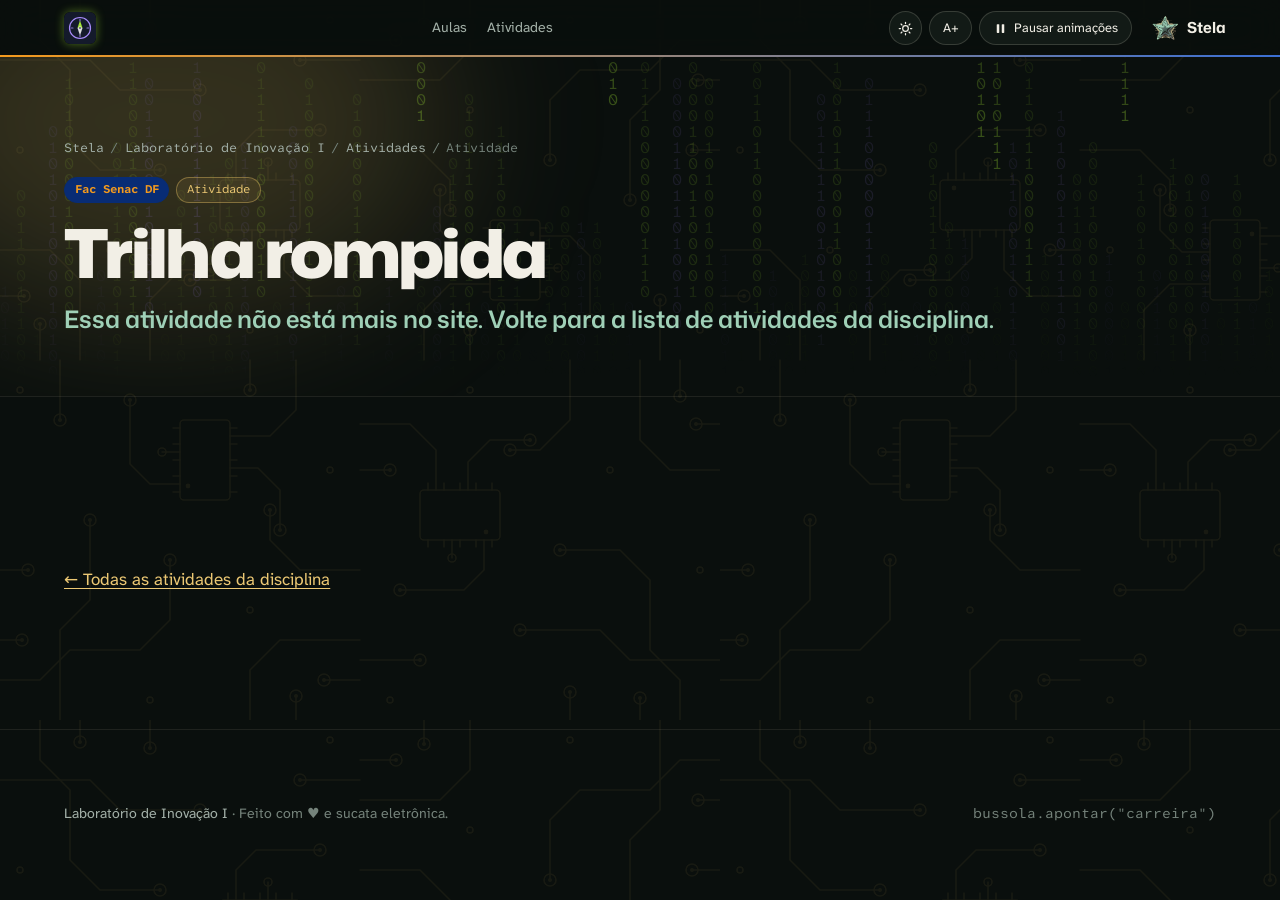
<file: atividade.html>
<!doctype html>
<html lang="pt-BR">
<head>
  <meta charset="utf-8">
  <meta name="viewport" content="width=device-width, initial-scale=1, viewport-fit=cover">

  <!-- EDITE AQUI: número e tema da aula -->
  <title>Laboratório de Inovação I · Stela</title>
  <meta name="description" content="Atividade de Laboratório de Inovação I: o que fazer, o link e os arquivos.">

  <link rel="icon" href="assets/img/favicon.ico" sizes="any">
  <link rel="icon" type="image/png" href="assets/img/favicon-32.png">
  <link rel="apple-touch-icon" href="assets/img/apple-touch-icon.png">
  <script src="assets/js/placa.js"></script>
  <link rel="preconnect" href="https://fonts.googleapis.com">
  <link rel="preconnect" href="https://fonts.gstatic.com" crossorigin>
  <link rel="stylesheet" href="https://fonts.googleapis.com/css2?family=Mona+Sans:wdth,wght@100..125,400..900&family=Atkinson+Hyperlegible+Next:ital,wght@0,400;0,700;1,400&family=Atkinson+Hyperlegible+Mono:wght@400;500&display=swap">
  <link rel="stylesheet" href="assets/css/estilo.css">
  <link rel="stylesheet" href="assets/css/disciplina.css?v=4">
  <link rel="stylesheet" href="assets/css/aula.css?v=2">
  <link rel="stylesheet" href="assets/css/neon.css?v=4">
  <link rel="stylesheet" href="assets/css/atividade.css?v=1">
</head>
<body>

  <!-- ===================== BARRA DO TOPO (igual em todos os sites) ===================== -->
  <header class="barra">
    <div class="envolve">
      <div class="marcas">
        <a class="marca-disc marca-logo" href="./" title="Página inicial da disciplina"><img src="assets/img/lab-bussola.svg" alt="Lab I: página inicial da disciplina" width="32" height="32"></a>
      </div>
      <button type="button" class="btn-menu" id="btn-menu" aria-expanded="false" aria-controls="menu">Menu</button>
      <nav class="nav" id="menu" aria-label="Seções da disciplina">
        <a href="./#aulas">Aulas</a>
        <a href="./#atividades">Atividades</a>
      </nav>
      <div class="ajustes">
        <button type="button" id="btn-tema" aria-label="Mudar para o tema claro">
          <svg class="sol" viewBox="0 0 24 24" fill="none" stroke="currentColor" stroke-width="2" stroke-linecap="round" aria-hidden="true"><circle cx="12" cy="12" r="4.5"/><path d="M12 2v2M12 20v2M4.9 4.9l1.4 1.4M17.7 17.7l1.4 1.4M2 12h2M20 12h2M4.9 19.1l1.4-1.4M17.7 6.3l1.4-1.4"/></svg>
          <svg class="lua" viewBox="0 0 24 24" fill="none" stroke="currentColor" stroke-width="2" stroke-linejoin="round" aria-hidden="true"><path d="M20.5 14.5A8.5 8.5 0 0 1 9.5 3.5a8.5 8.5 0 1 0 11 11Z"/></svg>
        </button>
        <button type="button" id="btn-fonte" aria-label="Aumentar o tamanho do texto">A+</button>
        <button type="button" id="btn-movimento" aria-pressed="false">
          <svg class="pausar" viewBox="0 0 24 24" fill="currentColor" aria-hidden="true"><rect x="6" y="5" width="4" height="14" rx="1"/><rect x="14" y="5" width="4" height="14" rx="1"/></svg>
          <svg class="tocar" viewBox="0 0 24 24" fill="currentColor" aria-hidden="true"><path d="M8 5.5v13a1 1 0 0 0 1.5.86l10.5-6.5a1 1 0 0 0 0-1.72L9.5 4.64A1 1 0 0 0 8 5.5Z"/></svg>
          <span class="rotulo">Pausar animações</span>
        </button>
        <a class="marca" href="/" title="Portal da Stela">
          <img src="assets/img/estrela.webp" alt="" width="26" height="24">
          <span class="marca-texto">Stela</span>
        </a>
      </div>
    </div>
  </header>

  <main id="inicio">

    <!-- ===================== CABEÇALHO (o título vem de assets/data/atividades.json) ===================== -->
    <section class="aula-cab">
      <canvas class="chuva-matrix" aria-hidden="true"></canvas>
      <div class="envolve">
        <p class="trilha-migalhas">
          <a href="/">Stela</a> <span aria-hidden="true">/</span>
          <a href="./">Laboratório de Inovação I</a> <span aria-hidden="true">/</span>
          <a href="./#atividades">Atividades</a> <span aria-hidden="true">/</span>
          <span id="migalha-atividade">Atividade</span>
        </p>
        <div class="aula-etiquetas">
          <span class="etiqueta senac">Fac Senac DF</span>
          <span class="etiqueta ouro" id="etiqueta-atividade">Atividade</span>
        </div>
        <h1 id="titulo-atividade">Atividade</h1>
        <p class="subtitulo" id="sub-atividade">Soldando os componentes...</p>
      </div>
    </section>

    <!-- ===================== A ATIVIDADE (montada pelo assets/js/atividades.js) ===================== -->
    <section class="bloco">
      <div class="envolve" data-atividade>
        <noscript><p class="cartao">Esta página precisa de JavaScript ligado no navegador.</p></noscript>
        <div class="atividade-corpo" id="corpo-atividade" hidden></div>
        <p style="margin-top:2rem"><a href="./#atividades">← Todas as atividades da disciplina</a></p>
      </div>
    </section>

  </main>

  <footer class="rodape">
    <div class="envolve">
      <div class="rodape-fim" style="margin-top:0; padding-top:0; border-top:0">
        <span><a href="./">Laboratório de Inovação I</a> · Feito com ♥ e sucata eletrônica.</span>
        <span>bussola.apontar(&quot;carreira&quot;)</span>
      </div>
    </div>
  </footer>

  <script src="assets/js/atividades.js?v=3"></script>
  <script src="assets/js/matrix.js?v=2"></script>
</body>
</html>
</file>
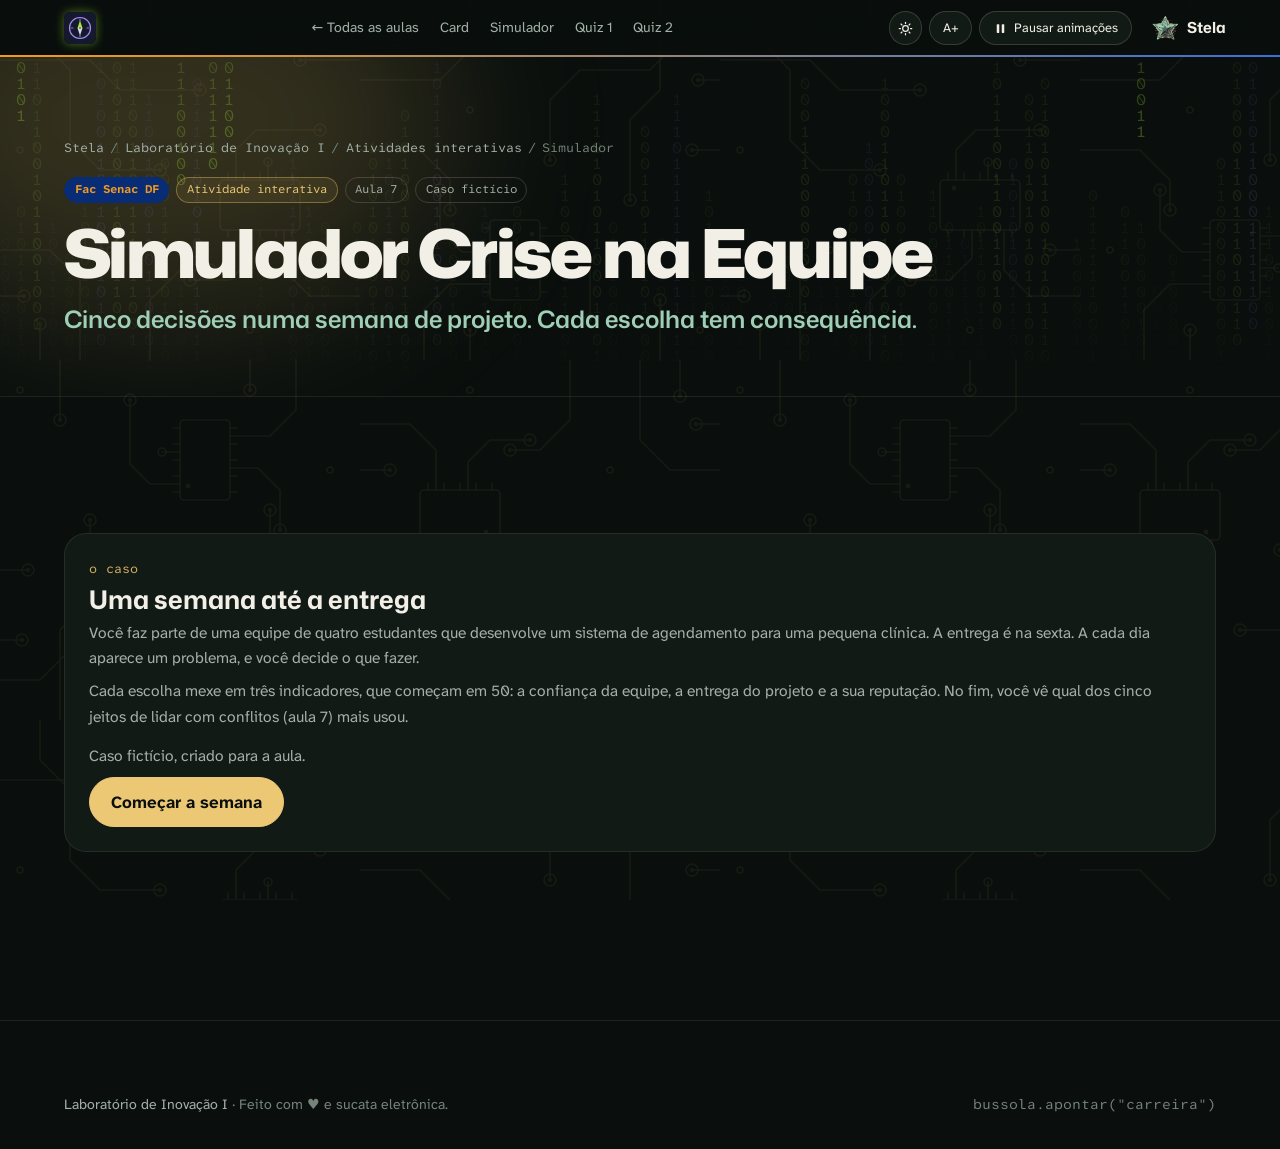
<file: atividades/simulador.html>
<!doctype html>
<html lang="pt-BR">
<head>
  <meta charset="utf-8">
  <meta name="viewport" content="width=device-width, initial-scale=1, viewport-fit=cover">

  <!-- EDITE AQUI: número e tema da aula -->
  <title>Simulador Crise na Equipe · Laboratório de Inovação I · Stela</title>
  <meta name="description" content="Cinco decisões num projeto em crise: conflitos, ética e convivência profissional.">

  <link rel="icon" href="../assets/img/favicon.ico" sizes="any">
  <link rel="icon" type="image/png" href="../assets/img/favicon-32.png">
  <link rel="apple-touch-icon" href="../assets/img/apple-touch-icon.png">
  <script src="../assets/js/placa.js"></script>
  <link rel="preconnect" href="https://fonts.googleapis.com">
  <link rel="preconnect" href="https://fonts.gstatic.com" crossorigin>
  <link rel="stylesheet" href="https://fonts.googleapis.com/css2?family=Mona+Sans:wdth,wght@100..125,400..900&family=Atkinson+Hyperlegible+Next:ital,wght@0,400;0,700;1,400&family=Atkinson+Hyperlegible+Mono:wght@400;500&display=swap">
  <link rel="stylesheet" href="../assets/css/estilo.css">
  <link rel="stylesheet" href="../assets/css/disciplina.css?v=4">
  <link rel="stylesheet" href="../assets/css/aula.css?v=2">
  <link rel="stylesheet" href="../assets/css/neon.css?v=4">
  <link rel="stylesheet" href="../assets/css/atividades.css?v=1">
</head>
<body>

  <!-- ===================== BARRA DO TOPO (igual em todos os sites) ===================== -->
  <header class="barra">
    <div class="envolve">
      <div class="marcas">
        <a class="marca-disc marca-logo" href="../" title="Página inicial da disciplina"><img src="../assets/img/lab-bussola.svg" alt="Lab I: página inicial da disciplina" width="32" height="32"></a>
      </div>
      <button type="button" class="btn-menu" id="btn-menu" aria-expanded="false" aria-controls="menu">Menu</button>
      <nav class="nav" id="menu" aria-label="Atividades interativas">
        <a href="../#aulas">← Todas as aulas</a>
        <a href="card.html">Card</a>
        <a href="simulador.html">Simulador</a>
        <a href="quiz.html?b=1">Quiz 1</a>
        <a href="quiz.html?b=2">Quiz 2</a>
      </nav>
      <div class="ajustes">
        <button type="button" id="btn-tema" aria-label="Mudar para o tema claro">
          <svg class="sol" viewBox="0 0 24 24" fill="none" stroke="currentColor" stroke-width="2" stroke-linecap="round" aria-hidden="true"><circle cx="12" cy="12" r="4.5"/><path d="M12 2v2M12 20v2M4.9 4.9l1.4 1.4M17.7 17.7l1.4 1.4M2 12h2M20 12h2M4.9 19.1l1.4-1.4M17.7 6.3l1.4-1.4"/></svg>
          <svg class="lua" viewBox="0 0 24 24" fill="none" stroke="currentColor" stroke-width="2" stroke-linejoin="round" aria-hidden="true"><path d="M20.5 14.5A8.5 8.5 0 0 1 9.5 3.5a8.5 8.5 0 1 0 11 11Z"/></svg>
        </button>
        <button type="button" id="btn-fonte" aria-label="Aumentar o tamanho do texto">A+</button>
        <button type="button" id="btn-movimento" aria-pressed="false">
          <svg class="pausar" viewBox="0 0 24 24" fill="currentColor" aria-hidden="true"><rect x="6" y="5" width="4" height="14" rx="1"/><rect x="14" y="5" width="4" height="14" rx="1"/></svg>
          <svg class="tocar" viewBox="0 0 24 24" fill="currentColor" aria-hidden="true"><path d="M8 5.5v13a1 1 0 0 0 1.5.86l10.5-6.5a1 1 0 0 0 0-1.72L9.5 4.64A1 1 0 0 0 8 5.5Z"/></svg>
          <span class="rotulo">Pausar animações</span>
        </button>
        <a class="marca" href="/" title="Portal da Stela">
          <img src="../assets/img/estrela.webp" alt="" width="26" height="24">
          <span class="marca-texto">Stela</span>
        </a>
      </div>
    </div>
  </header>

  <main id="inicio">

    <!-- ===================== CABEÇALHO DA ATIVIDADE ===================== -->
    <section class="aula-cab">
      <canvas class="chuva-matrix" aria-hidden="true"></canvas>
      <div class="envolve">
        <p class="trilha-migalhas">
          <a href="/">Stela</a> <span aria-hidden="true">/</span>
          <a href="../">Laboratório de Inovação I</a> <span aria-hidden="true">/</span>
          <a href="../#interativas">Atividades interativas</a> <span aria-hidden="true">/</span>
          <span>Simulador</span>
        </p>
        <div class="aula-etiquetas">
          <span class="etiqueta senac">Fac Senac DF</span>
          <span class="etiqueta ouro">Atividade interativa</span>
          <span class="etiqueta">Aula 7</span>
          <span class="etiqueta">Caso fictício</span>
        </div>
        <h1 id="titulo-ativ">Simulador Crise na Equipe</h1>
        <p class="subtitulo">Cinco decisões numa semana de projeto. Cada escolha tem consequência.</p>
      </div>
    </section>

    <div class="bloco">
      <div class="envolve ativ-corpo">
        <noscript><p class="cartao">Esta atividade precisa de JavaScript ligado no navegador.</p></noscript>
        <div class="cartao" id="abertura-sim">
          <span class="olho">o caso</span>
          <h2>Uma semana até a entrega</h2>
          <p>Você faz parte de uma equipe de quatro estudantes que desenvolve um sistema de agendamento para uma pequena clínica.
             A entrega é na sexta. A cada dia aparece um problema, e você decide o que fazer.</p>
          <p>Cada escolha mexe em três indicadores, que começam em 50: a confiança da equipe, a entrega do projeto e a sua reputação.
             No fim, você vê qual dos cinco jeitos de lidar com conflitos (aula 7) mais usou.</p>
          <p class="fonte">Caso fictício, criado para a aula.</p>
          <div class="botoes"><button type="button" class="botao" id="comecar-sim">Começar a semana</button></div>
        </div>
        <div id="simulador" class="ativ-corpo"></div>
      </div>
    </div>

  </main>

  <footer class="rodape">
    <div class="envolve">
      <div class="rodape-fim" style="margin-top:0; padding-top:0; border-top:0">
        <span><a href="../">Laboratório de Inovação I</a> · Feito com ♥ e sucata eletrônica.</span>
        <span>bussola.apontar(&quot;carreira&quot;)</span>
      </div>
    </div>
  </footer>

  <script src="../assets/js/simulador.js?v=1"></script>
  <script src="../assets/js/matrix.js?v=2"></script>
</body>
</html>
</file>
<file: assets/css/estilo.css>
/* estilo.css: visual comum de todos os sites (portal, cursos e disciplinas).
   versão 7 · 2026-10-06
   github.com + Apple/macOS + a placa de circuito da Stela.
   Escuro por padrão; o botão de tema da barra troca para o claro.

   Cada site tem a sua própria cópia deste arquivo e do assets/js/placa.js.
   Ao mudar algo aqui, copie para os outros sites e aumente a versão acima
   (e a do placa.js): assim dá para saber qual site está desatualizado.

   Como usar em um novo site (no <head>, nesta ordem):
     <script src="assets/js/placa.js"></script>
     <link rel="preconnect" href="https://fonts.googleapis.com">
     <link rel="preconnect" href="https://fonts.gstatic.com" crossorigin>
     <link rel="stylesheet" href="https://fonts.googleapis.com/css2?family=Mona+Sans:wdth,wght@100..125,400..900&family=Atkinson+Hyperlegible+Next:ital,wght@0,400;0,700;1,400&family=Atkinson+Hyperlegible+Mono:wght@400;500&display=swap">
     <link rel="stylesheet" href="assets/css/estilo.css">
   A barra do topo pronta para copiar está no README. */

/* ---------- cores e medidas ---------- */
:root{
  color-scheme: dark;
  --fundo:#0a0f0d;          /* quase preto esverdeado, como o substrato da placa */
  --fundo-2:#0d1411;        /* seções alternadas */
  --superficie:#121a16;     /* cards e janelas */
  --superficie-2:#18221d;
  --borda:rgba(236,230,211,.09);
  --borda-forte:rgba(236,230,211,.17);
  --texto:#f2efe6;
  --texto-2:#a3b0a8;
  --texto-3:#75837b;
  --ouro:#d6b25e;           /* trilhas, detalhes */
  --ouro-forte:#ecc874;     /* links, botões */
  --menta:#9fd0b7;          /* ativo, em andamento, acerto */
  --brilho-1:rgba(214,178,94,.20);
  --brilho-2:rgba(159,208,183,.16);
  --janela-barra:#19221e;
  --chip:#050807;           /* encapsulamento dos CIs, blocos de código */
  --sombra:0 1px 0 rgba(255,255,255,.04) inset, 0 40px 80px -40px rgba(0,0,0,.9);
  --f-titulo:"Mona Sans", -apple-system, system-ui, sans-serif;
  --f-texto:"Atkinson Hyperlegible Next", -apple-system, system-ui, sans-serif;
  --f-mono:"Atkinson Hyperlegible Mono", ui-monospace, "SF Mono", Menlo, monospace;
  --raio:22px;              /* cards grandes, como na Apple */
  --raio-p:12px;            /* janelas e cards pequenos */
  --suave:cubic-bezier(.2,.7,.2,1);
}
[data-tema="claro"]{
  color-scheme: light;
  --fundo:#f6f5f1;
  --fundo-2:#efeee8;
  --superficie:#ffffff;
  --superficie-2:#f8f7f3;
  --borda:rgba(18,23,20,.09);
  --borda-forte:rgba(18,23,20,.17);
  --texto:#121714;
  --texto-2:#4a5650;
  --texto-3:#6d7a73;
  --ouro:#a07a22;           /* dourado mais escuro: contraste no fundo claro */
  --ouro-forte:#8a6614;
  --menta:#2e7d5b;
  --brilho-1:rgba(214,178,94,.32);
  --brilho-2:rgba(159,208,183,.38);
  --janela-barra:#efeee9;
  --sombra:0 1px 2px rgba(0,0,0,.04), 0 30px 60px -30px rgba(30,45,38,.28);
}

/* ---------- base ---------- */
html{font-size:100%; scroll-padding-top:4.5rem} /* âncoras não ficam escondidas atrás da barra do topo */
html.fonte-1{font-size:112.5%}
html.fonte-2{font-size:125%}
body{margin:0; background:var(--fundo); color:var(--texto); font-family:var(--f-texto); font-size:1.0625rem; line-height:1.65; -webkit-font-smoothing:antialiased; overflow-x:hidden}
a{color:var(--ouro-forte); text-underline-offset:3px}
a:hover{color:var(--menta)}
:focus-visible{outline:2px solid var(--menta); outline-offset:3px; border-radius:6px}
img{max-width:100%; height:auto; display:block} /* height:auto: a altura acompanha a largura, sem deformar */
h1,h2,h3,h4{font-family:var(--f-titulo); font-weight:700; line-height:1.08; text-wrap:balance; margin:0; color:var(--texto)}
p{margin:0}
.envolve{max-width:72rem; margin:0 auto; padding-inline:clamp(16px,4vw,40px)}
.texto{max-width:62ch}
.olho{font-family:var(--f-mono); font-size:.8rem; letter-spacing:.02em; color:var(--ouro)}   /* designador: U1, J1, F1… */
.citacao{font-family:var(--f-titulo); font-weight:600; font-size:1.3rem; letter-spacing:-.01em; color:var(--menta); border-left:3px solid var(--ouro); padding-left:1rem}
.pendente{color:var(--ouro); font-style:italic}

/* ---------- placa de circuito no fundo (trilhas, pads e um chip, como no coração e na estrela) ----------
   O desenho é uma máscara: a cor vem de --ouro, então muda sozinha com o tema.
   Seções .alt ficam levemente translúcidas para a placa aparecer por trás. */
body::before{content:""; position:fixed; inset:0; z-index:-1; pointer-events:none; background:var(--ouro); opacity:.07;
  -webkit-mask:url("data:image/svg+xml,%3Csvg xmlns=%22http://www.w3.org/2000/svg%22 xmlns:xlink=%22http://www.w3.org/1999/xlink%22 width=%22720%22 height=%22720%22 viewBox=%220 0 720 720%22%3E%3Cdefs%3E%3Cg id=%22t%22%3E%3Cg fill=%22none%22 stroke=%22%23000%22 stroke-width=%221.6%22 stroke-linecap=%22round%22 stroke-linejoin=%22round%22%3E%3Cpath d=%22M0 60H90l30 30h80%22/%3E%3Cpath d=%22M300 60h60%22/%3E%3Cpath d=%22M40 0v40l30 30v70l30 30h60%22/%3E%3Cpath d=%22M40 360v-36%22/%3E%3Cpath d=%22M80 0v22%22/%3E%3Cpath d=%22M0 250h50l30 30v80%22/%3E%3Cpath d=%22M330 250h30%22/%3E%3Cpath d=%22M150 360v-60l30-30h30%22/%3E%3Cpath d=%22M150 0v28%22/%3E%3Cpath d=%22M236 180v-30l20-20h64%22/%3E%3Cpath d=%22M284 230v40l26 26h50%22/%3E%3Cpath d=%22M0 296h24%22/%3E%3Cpath d=%22M252 230v28l-22 22h-40%22/%3E%3Cpath d=%22M268 180v-18%22/%3E%3Crect x=%22220%22 y=%22180%22 width=%2280%22 height=%2250%22 rx=%224%22/%3E%3Cpath d=%22M228 180v-7M244 180v-7M260 180v-7M276 180v-7M292 180v-7M228 230v7M244 230v7M260 230v7M276 230v7M292 230v7%22/%3E%3Ccircle cx=%22200%22 cy=%2290%22 r=%226%22/%3E%3Ccircle cx=%22300%22 cy=%2260%22 r=%226%22/%3E%3Ccircle cx=%22160%22 cy=%22170%22 r=%226%22/%3E%3Ccircle cx=%2240%22 cy=%22324%22 r=%226%22/%3E%3Ccircle cx=%2280%22 cy=%2222%22 r=%226%22/%3E%3Ccircle cx=%22330%22 cy=%22250%22 r=%226%22/%3E%3Ccircle cx=%22150%22 cy=%2228%22 r=%226%22/%3E%3Ccircle cx=%22210%22 cy=%22270%22 r=%226%22/%3E%3Ccircle cx=%22320%22 cy=%22130%22 r=%226%22/%3E%3Ccircle cx=%2224%22 cy=%22296%22 r=%226%22/%3E%3Ccircle cx=%22190%22 cy=%22280%22 r=%226%22/%3E%3Ccircle cx=%22268%22 cy=%22162%22 r=%224%22/%3E%3Ccircle cx=%22110%22 cy=%22250%22 r=%223%22/%3E%3Ccircle cx=%22330%22 cy=%2220%22 r=%223%22/%3E%3Ccircle cx=%2220%22 cy=%22150%22 r=%223%22/%3E%3Ccircle cx=%22250%22 cy=%22330%22 r=%223%22/%3E%3C/g%3E%3Cg fill=%22%23000%22%3E%3Ccircle cx=%22200%22 cy=%2290%22 r=%222%22/%3E%3Ccircle cx=%22300%22 cy=%2260%22 r=%222%22/%3E%3Ccircle cx=%22160%22 cy=%22170%22 r=%222%22/%3E%3Ccircle cx=%2240%22 cy=%22324%22 r=%222%22/%3E%3Ccircle cx=%2280%22 cy=%2222%22 r=%222%22/%3E%3Ccircle cx=%22330%22 cy=%22250%22 r=%222%22/%3E%3Ccircle cx=%22150%22 cy=%2228%22 r=%222%22/%3E%3Ccircle cx=%22210%22 cy=%22270%22 r=%222%22/%3E%3Ccircle cx=%22320%22 cy=%22130%22 r=%222%22/%3E%3Ccircle cx=%2224%22 cy=%22296%22 r=%222%22/%3E%3Ccircle cx=%22190%22 cy=%22280%22 r=%222%22/%3E%3Ccircle cx=%22234%22 cy=%22188%22 r=%222.4%22/%3E%3C/g%3E%3C/g%3E%3C/defs%3E%3Cuse xlink:href=%22%23t%22/%3E%3Cuse xlink:href=%22%23t%22 transform=%22translate(720 0) rotate(90)%22/%3E%3Cuse xlink:href=%22%23t%22 transform=%22translate(0 720) rotate(-90)%22/%3E%3Cuse xlink:href=%22%23t%22 transform=%22translate(720 720) rotate(180)%22/%3E%3C/svg%3E") 0 0/720px 720px repeat;
  mask:url("data:image/svg+xml,%3Csvg xmlns=%22http://www.w3.org/2000/svg%22 xmlns:xlink=%22http://www.w3.org/1999/xlink%22 width=%22720%22 height=%22720%22 viewBox=%220 0 720 720%22%3E%3Cdefs%3E%3Cg id=%22t%22%3E%3Cg fill=%22none%22 stroke=%22%23000%22 stroke-width=%221.6%22 stroke-linecap=%22round%22 stroke-linejoin=%22round%22%3E%3Cpath d=%22M0 60H90l30 30h80%22/%3E%3Cpath d=%22M300 60h60%22/%3E%3Cpath d=%22M40 0v40l30 30v70l30 30h60%22/%3E%3Cpath d=%22M40 360v-36%22/%3E%3Cpath d=%22M80 0v22%22/%3E%3Cpath d=%22M0 250h50l30 30v80%22/%3E%3Cpath d=%22M330 250h30%22/%3E%3Cpath d=%22M150 360v-60l30-30h30%22/%3E%3Cpath d=%22M150 0v28%22/%3E%3Cpath d=%22M236 180v-30l20-20h64%22/%3E%3Cpath d=%22M284 230v40l26 26h50%22/%3E%3Cpath d=%22M0 296h24%22/%3E%3Cpath d=%22M252 230v28l-22 22h-40%22/%3E%3Cpath d=%22M268 180v-18%22/%3E%3Crect x=%22220%22 y=%22180%22 width=%2280%22 height=%2250%22 rx=%224%22/%3E%3Cpath d=%22M228 180v-7M244 180v-7M260 180v-7M276 180v-7M292 180v-7M228 230v7M244 230v7M260 230v7M276 230v7M292 230v7%22/%3E%3Ccircle cx=%22200%22 cy=%2290%22 r=%226%22/%3E%3Ccircle cx=%22300%22 cy=%2260%22 r=%226%22/%3E%3Ccircle cx=%22160%22 cy=%22170%22 r=%226%22/%3E%3Ccircle cx=%2240%22 cy=%22324%22 r=%226%22/%3E%3Ccircle cx=%2280%22 cy=%2222%22 r=%226%22/%3E%3Ccircle cx=%22330%22 cy=%22250%22 r=%226%22/%3E%3Ccircle cx=%22150%22 cy=%2228%22 r=%226%22/%3E%3Ccircle cx=%22210%22 cy=%22270%22 r=%226%22/%3E%3Ccircle cx=%22320%22 cy=%22130%22 r=%226%22/%3E%3Ccircle cx=%2224%22 cy=%22296%22 r=%226%22/%3E%3Ccircle cx=%22190%22 cy=%22280%22 r=%226%22/%3E%3Ccircle cx=%22268%22 cy=%22162%22 r=%224%22/%3E%3Ccircle cx=%22110%22 cy=%22250%22 r=%223%22/%3E%3Ccircle cx=%22330%22 cy=%2220%22 r=%223%22/%3E%3Ccircle cx=%2220%22 cy=%22150%22 r=%223%22/%3E%3Ccircle cx=%22250%22 cy=%22330%22 r=%223%22/%3E%3C/g%3E%3Cg fill=%22%23000%22%3E%3Ccircle cx=%22200%22 cy=%2290%22 r=%222%22/%3E%3Ccircle cx=%22300%22 cy=%2260%22 r=%222%22/%3E%3Ccircle cx=%22160%22 cy=%22170%22 r=%222%22/%3E%3Ccircle cx=%2240%22 cy=%22324%22 r=%222%22/%3E%3Ccircle cx=%2280%22 cy=%2222%22 r=%222%22/%3E%3Ccircle cx=%22330%22 cy=%22250%22 r=%222%22/%3E%3Ccircle cx=%22150%22 cy=%2228%22 r=%222%22/%3E%3Ccircle cx=%22210%22 cy=%22270%22 r=%222%22/%3E%3Ccircle cx=%22320%22 cy=%22130%22 r=%222%22/%3E%3Ccircle cx=%2224%22 cy=%22296%22 r=%222%22/%3E%3Ccircle cx=%22190%22 cy=%22280%22 r=%222%22/%3E%3Ccircle cx=%22234%22 cy=%22188%22 r=%222.4%22/%3E%3C/g%3E%3C/g%3E%3C/defs%3E%3Cuse xlink:href=%22%23t%22/%3E%3Cuse xlink:href=%22%23t%22 transform=%22translate(720 0) rotate(90)%22/%3E%3Cuse xlink:href=%22%23t%22 transform=%22translate(0 720) rotate(-90)%22/%3E%3Cuse xlink:href=%22%23t%22 transform=%22translate(720 720) rotate(180)%22/%3E%3C/svg%3E") 0 0/720px 720px repeat}
[data-tema="claro"] body::before{opacity:.13}

/* ---------- barra do topo: translúcida como a do macOS ---------- */
.barra{position:sticky; top:0; z-index:10; background:color-mix(in srgb,var(--fundo) 72%,transparent); backdrop-filter:saturate(180%) blur(20px); -webkit-backdrop-filter:saturate(180%) blur(20px); border-bottom:1px solid var(--borda)}
.barra .envolve{display:flex; align-items:center; gap:1rem; justify-content:space-between; min-height:3.5rem; flex-wrap:wrap}
.marca{display:flex; align-items:center; gap:.55rem; text-decoration:none; color:var(--texto); font-family:var(--f-titulo); font-weight:700; font-size:1.05rem}
.marca:hover{color:var(--texto)}
.marca img{width:26px; height:auto}
/* nas disciplinas: "Stela / Nome da disciplina", cada parte com o seu link (portal e página inicial da disciplina) */
.marcas{display:flex; align-items:center; gap:.55rem; min-width:0}
.marca-disc{display:flex; align-items:center; gap:.55rem; font-family:var(--f-titulo); font-weight:600; font-size:1rem; color:var(--texto-2); text-decoration:none; white-space:nowrap}
.marca-disc::before{content:"/"; font-weight:400; color:var(--texto-3)}
.marca-disc:hover{color:var(--ouro-forte)}
/* nos sites de disciplina, a esquerda é da disciplina: o primeiro link vem sem a barra "/" e com mais destaque */
.marcas .marca-disc{font-size:1.12rem; color:var(--neon,var(--menta)); text-shadow:0 0 6px var(--neon-brilho,transparent)}
.marcas>.marca-disc:first-child{font-size:1.32rem; font-weight:800; letter-spacing:.02em; text-shadow:0 0 6px var(--neon-brilho,transparent),0 0 18px var(--neon-brilho,transparent)}
.marcas .marca-disc:hover{color:var(--neon,var(--menta)); text-shadow:0 0 8px var(--neon-brilho,transparent),0 0 26px var(--neon-brilho,transparent)}
.marcas>.marca-disc:first-child::before{content:none}
/* e o link "Stela" (portal) fica sempre à direita, depois dos botões */
.ajustes .marca{margin-left:.85rem; font-size:.95rem}
@media (min-width:521px){.ajustes .marca{margin-right:-.6rem}}   /* um pouco mais para o canto direito */
@media (max-width:420px){.marca .marca-texto{position:absolute; width:1px; height:1px; overflow:hidden; clip:rect(0 0 0 0); white-space:nowrap}}
/* telas bem estreitas: botões mais justos para a barra caber numa linha */
@media (max-width:360px){.barra .envolve{gap:.6rem}.ajustes{gap:.25rem}.ajustes button,.btn-menu{padding:.3rem .6rem}#btn-tema,#btn-movimento{width:1.95rem}}
.nav{display:flex; gap:1.3rem; flex-wrap:wrap; font-size:.88rem}
.nav a{color:var(--texto-2); text-decoration:none; transition:color .2s}
.nav a:hover{color:var(--texto)}
.ajustes{display:flex; gap:.4rem; align-items:center}
.ajustes button,.btn-menu{font:inherit; font-size:.8rem; color:var(--texto); background:var(--superficie); border:1px solid var(--borda-forte); border-radius:999px; padding:.32rem .8rem; min-height:2.1rem; cursor:pointer; transition:border-color .2s, background .2s}
.ajustes button:hover,.btn-menu:hover{border-color:var(--ouro)}
.ajustes button[aria-pressed="true"],.btn-menu[aria-expanded="true"]{border-color:var(--menta); color:var(--menta)}
.ajustes svg{width:15px; height:15px; flex:none}
#btn-tema{display:grid; place-items:center; width:2.1rem; padding:0}
#btn-tema .lua{display:none}
[data-tema="claro"] #btn-tema .sol{display:none}
[data-tema="claro"] #btn-tema .lua{display:block}
#btn-movimento{display:inline-flex; align-items:center; gap:.4rem}
#btn-movimento .tocar{display:none}
.pausado #btn-movimento .pausar{display:none}
.pausado #btn-movimento .tocar{display:block}
.btn-menu{display:none; margin-left:auto}
@media (max-width:960px){
  .nav{display:none}
  .btn-menu{display:inline-block}
  .nav.aberto{display:flex; flex-direction:column; gap:0; order:3; flex-basis:100%; border-top:1px solid var(--borda)}
  .nav.aberto a{padding:.8rem .1rem; font-size:1rem; color:var(--texto)}
  .nav.aberto a + a{border-top:1px solid var(--borda)}
}
/* celular: o botão de pausa vira só ícone (o texto continua para leitores de tela) */
@media (max-width:520px){
  #btn-movimento{width:2.1rem; padding:0; justify-content:center}
  #btn-movimento .rotulo{position:absolute; width:1px; height:1px; overflow:hidden; clip:rect(0 0 0 0); white-space:nowrap}
}

/* ---------- aparecer ao rolar (só com JS; pausado, tudo aparece na hora) ---------- */
.js [data-revela]{opacity:0; transform:translateY(28px); transition:opacity .8s var(--suave), transform .8s var(--suave); transition-delay:calc(var(--i,0) * 70ms)}
.js [data-revela].visivel{opacity:1; transform:none}

/* ---------- seções ---------- */
.bloco{padding-block:clamp(5rem,12vw,8.5rem); border-top:1px solid var(--borda)}
.bloco.alt{background:color-mix(in srgb,var(--fundo-2) 82%,transparent)}
.cab{display:flex; flex-direction:column; gap:.8rem; margin-bottom:clamp(2.5rem,5vw,3.5rem); max-width:44rem}
.cab h2{font-size:clamp(2.2rem,5.4vw,3.8rem); font-weight:800; font-stretch:110%; letter-spacing:-.035em}
.cab p{color:var(--texto-2); font-size:1.15rem; max-width:52ch}

/* ---------- luz que segue o mouse (estilo github.com): adicione .luz a um card ---------- */
.luz{position:relative; overflow:hidden; isolation:isolate}
.luz::before{content:""; position:absolute; inset:0; z-index:-1; pointer-events:none; opacity:0; transition:opacity .35s;
  background:radial-gradient(420px circle at var(--mx,50%) var(--my,0%), color-mix(in srgb,var(--ouro) 16%,transparent), transparent 65%)}
.luz:hover::before{opacity:1}

/* ---------- cartão simples ---------- */
.cartao{background:var(--superficie); border:1px solid var(--borda); border-radius:var(--raio); padding:1.5rem; display:flex; flex-direction:column; gap:.45rem; min-width:0; transition:border-color .3s}
.cartao:hover{border-color:var(--borda-forte)}
.cartao h3{font-size:1.2rem; font-weight:700; letter-spacing:-.015em}
.cartao p{color:var(--texto-2); font-size:.97rem}

/* ---------- janela do macOS ---------- */
.janela{background:var(--superficie); border:1px solid var(--borda-forte); border-radius:var(--raio-p); box-shadow:var(--sombra); overflow:hidden; min-width:0}
.janela-barra{display:flex; align-items:center; gap:.8rem; padding:.7rem .9rem; background:var(--janela-barra); border-bottom:1px solid var(--borda)}
.semaforo{display:flex; gap:7px}
.semaforo i{width:12px; height:12px; border-radius:50%; background:#ff5f57}
.semaforo i:nth-child(2){background:#febc2e}
.semaforo i:nth-child(3){background:#28c840}
.janela-titulo{flex:1; text-align:center; font-family:var(--f-mono); font-size:.78rem; color:var(--texto-3); margin-right:46px; min-width:0; overflow:hidden; text-overflow:ellipsis; white-space:nowrap}
.janela-corpo{padding:clamp(1.3rem,3vw,2rem)}
.prompt{font-family:var(--f-mono); font-size:.88rem; color:var(--texto-3); margin-bottom:1.1rem}
.prompt b{color:var(--menta); font-weight:500}
.prompt span{color:var(--ouro)}

/* ---------- etiquetas e botões ---------- */
.etiqueta{display:inline-flex; align-items:center; gap:.4rem; font-family:var(--f-mono); font-size:.74rem; padding:.12rem .6rem; border-radius:999px; border:1px solid var(--borda-forte); color:var(--texto-2); white-space:nowrap}
.etiqueta.verde{color:var(--menta); border-color:color-mix(in srgb,var(--menta) 45%,transparent); background:color-mix(in srgb,var(--menta) 10%,transparent)}
.etiqueta.ouro{color:var(--ouro-forte); border-color:color-mix(in srgb,var(--ouro) 45%,transparent); background:color-mix(in srgb,var(--ouro) 10%,transparent)}
.botao{display:inline-flex; align-items:center; gap:.5rem; font-weight:700; text-decoration:none; color:var(--fundo); background:var(--ouro-forte); border:1px solid var(--ouro-forte); border-radius:999px; padding:.65rem 1.3rem; transition:transform .2s var(--suave), opacity .2s}
.botao:hover{color:var(--fundo); opacity:.9; transform:translateY(-1px)}
.botao.contorno{color:var(--texto); background:transparent; border-color:var(--borda-forte)}
.botao.contorno:hover{color:var(--texto); border-color:var(--ouro)}

/* ---------- logos das tecnologias: azulejo claro, como os ícones do macOS ----------
   Fundo claro nos dois temas: assim logos escuros (GitHub, AWS) continuam visíveis.
   Tamanho pela variável --t (padrão 2.2rem). Logos em assets/img/tec/ (Devicon e Simple Icons). */
.tec{display:inline-grid; place-items:center; flex:none; width:var(--t,2.2rem); height:var(--t,2.2rem); border-radius:24%; background:#fbfaf6;
  box-shadow:0 1px 0 rgba(255,255,255,.7) inset, 0 0 0 1px rgba(0,0,0,.07), 0 8px 18px -10px rgba(0,0,0,.6)}
.tec img{width:62%; height:62%; object-fit:contain}
.tecs{display:flex; flex-wrap:wrap; gap:.45rem; margin-top:auto; padding-top:.6rem}
.tecs .tec{--t:1.9rem}

/* faixa de tecnologias deslizando, como o Dock do Mac (a lista vem duas vezes para o giro não ter emenda) */
.doca{overflow:hidden; padding-block:1.6rem; border-top:1px solid var(--borda);
  -webkit-mask-image:linear-gradient(90deg,transparent,#000 12%,#000 88%,transparent); mask-image:linear-gradient(90deg,transparent,#000 12%,#000 88%,transparent)}
.doca-trilho{display:flex; gap:1.1rem; width:max-content; animation:desliza 45s linear infinite}
.doca .tec{--t:3.2rem; transition:transform .25s var(--suave)}
.doca .tec:hover{transform:translateY(-6px) scale(1.12)}
.doca:hover .doca-trilho{animation-play-state:paused}
@keyframes desliza{to{transform:translateX(calc(-50% - .55rem))}}

/* ---------- histórico de commits (formação no portal; cronograma e prazos nas disciplinas) ---------- */
.repo-topo{display:flex; align-items:center; justify-content:space-between; gap:1rem; flex-wrap:wrap; margin-bottom:1.4rem; font-size:.9rem; color:var(--texto-2)}
.ramo{display:inline-flex; align-items:center; gap:.45rem; font-family:var(--f-mono); color:var(--texto); background:var(--superficie); border:1px solid var(--borda-forte); border-radius:8px; padding:.3rem .7rem}
.ramo svg{width:15px; height:15px; fill:var(--texto-2)}
.log{list-style:none; margin:0; padding:0 0 0 2rem; position:relative; display:flex; flex-direction:column; gap:1rem}
.log::before{content:""; position:absolute; left:.6rem; top:.5rem; bottom:.5rem; width:2px; background:linear-gradient(var(--borda-forte),var(--borda-forte) 85%,transparent)}
.commit{position:relative; background:var(--superficie); border:1px solid var(--borda); border-radius:var(--raio-p); padding:1.1rem 1.25rem; transition:border-color .25s}
.commit:hover{border-color:var(--borda-forte)}
.commit::before{content:""; position:absolute; left:calc(-2rem + .6rem - 6px); top:1.35rem; width:10px; height:10px; border-radius:50%; background:var(--fundo); border:2px solid var(--ouro)}
.commit.andamento::before{border-color:var(--menta); background:var(--menta); animation:pulsa 2.4s ease-out infinite}
.commit-linha{display:flex; align-items:flex-start; justify-content:space-between; gap:1rem}
.commit h3{font-size:1.12rem; font-weight:650; letter-spacing:-.01em}
.hash{flex:none; font-family:var(--f-mono); font-size:.78rem; color:var(--texto-2); background:var(--superficie-2); border:1px solid var(--borda); border-radius:6px; padding:.1rem .5rem}
.commit .meta{display:flex; align-items:center; gap:.45rem; margin-top:.5rem; font-size:.86rem; color:var(--texto-3)}
.commit .meta img{width:18px; height:18px; object-fit:contain; border-radius:50%; background:var(--superficie-2); padding:2px; box-sizing:content-box}
.commit .meta b{color:var(--texto-2); font-weight:700}
.commit p{color:var(--texto-2); margin-top:.45rem}
.commit p.pendente{color:var(--ouro)}
.commit ul{margin:.6rem 0 0; padding:0; list-style:none; display:flex; flex-direction:column; gap:.35rem}
.commit ul li{font-size:.95rem; color:var(--texto); padding-left:1.4rem; position:relative}
.commit ul li::before{content:"+"; position:absolute; left:0; font-family:var(--f-mono); color:var(--menta)}
@keyframes pulsa{0%{box-shadow:0 0 0 0 color-mix(in srgb,var(--menta) 60%,transparent)}70%,100%{box-shadow:0 0 0 8px transparent}}

/* ---------- cards de repositório (disciplinas no portal; aulas e atividades nas disciplinas) ---------- */
.grupo + .grupo{margin-top:3rem}
.grupo > h3{display:flex; align-items:center; gap:.75rem; flex-wrap:wrap; font-size:1.35rem; letter-spacing:-.015em; margin-bottom:1.1rem}
.repos{display:grid; grid-template-columns:repeat(auto-fill,minmax(17rem,1fr)); gap:1rem}
.repo{display:flex; flex-direction:column; gap:.55rem; text-decoration:none; color:var(--texto); background:var(--superficie); border:1px solid var(--borda); border-radius:var(--raio-p); padding:1.15rem 1.2rem; min-width:0; transition:border-color .25s, transform .25s var(--suave)}
.repo:hover{color:var(--texto); border-color:color-mix(in srgb,var(--ouro) 55%,transparent); transform:translateY(-2px)}
.repo-nome{display:flex; align-items:center; gap:.5rem; font-family:var(--f-mono); font-size:.84rem; color:var(--ouro-forte); min-width:0; white-space:nowrap}
.repo-nome svg{flex:none; width:16px; height:16px; fill:var(--texto-3)}
.repo h4{font-size:1.08rem; font-weight:650; letter-spacing:-.01em}
.repo p{color:var(--texto-2); font-size:.93rem}
.repo-pe{display:flex; align-items:center; justify-content:space-between; gap:.6rem; flex-wrap:wrap; margin-top:auto; padding-top:.5rem}
.ling{display:flex; align-items:center; gap:.45rem; font-size:.84rem; color:var(--texto-2)}
.ling i{width:11px; height:11px; border-radius:50%; background:var(--cor,#8b949e)}

/* ---------- rodapé ---------- */
footer{border-top:1px solid var(--borda); padding-block:2.5rem; color:var(--texto-2); font-size:.92rem}
footer .envolve{display:flex; align-items:center; gap:.9rem; flex-wrap:wrap}
footer img{width:30px}

/* ---------- pausar animações: botão do topo (o placa.js também respeita o "reduzir movimento" do sistema) ---------- */
.pausado *,.pausado *::before,.pausado *::after{animation:none!important; transition:none!important}
.pausado [data-revela]{opacity:1!important; transform:none!important}
/* sem JavaScript, o CSS sozinho respeita a configuração do sistema */
@media (prefers-reduced-motion:reduce){html:not(.js) *,html:not(.js) *::before,html:not(.js) *::after{animation:none!important; transition:none!important}}
</file>
<file: assets/css/disciplina.css>
/*
  disciplina.css: modelo de página inicial das disciplinas.
  versão 4 · 2026-10-07 (assinatura da Faculdade: linha laranja e azul na barra e cartão do logo)

  Usa as cores, fontes e peças do estilo.css (carregue o estilo.css antes).
  Este arquivo é igual em todas as disciplinas: o que muda de uma para
  outra é só o texto do index.html.
*/


/* ========== abertura ========== */

.abertura {
  position: relative;
  overflow: hidden;
  isolation: isolate;
  padding-block: clamp(3.5rem, 9vw, 6.5rem);
}

/* brilhos difusos atrás do título, como no portal */
.abertura::before,
.abertura::after {
  content: "";
  position: absolute;
  z-index: -1;
  border-radius: 50%;
  filter: blur(80px);
  pointer-events: none;
}

.abertura::before {
  width: 38rem;
  height: 26rem;
  left: -8rem;
  top: -6rem;
  background: var(--brilho-1);
}

.abertura::after {
  width: 34rem;
  height: 24rem;
  right: -10rem;
  bottom: -8rem;
  background: var(--brilho-2);
}

.abertura-grade {
  display: grid;
  grid-template-columns: minmax(0, 1.15fr) minmax(0, .85fr);
  gap: clamp(2rem, 5vw, 4rem);
  align-items: center;
}

.trilha-migalhas {
  display: flex;
  flex-wrap: wrap;
  gap: .4rem;
  align-items: center;
  font-family: var(--f-mono);
  font-size: .8rem;
  color: var(--texto-3);
}

.trilha-migalhas a {
  color: var(--texto-2);
  text-decoration: none;
}

.trilha-migalhas a:hover {
  color: var(--ouro-forte);
}

.abertura h1 {
  margin-top: 1rem;
  font-size: clamp(2.4rem, 6.4vw, 4.8rem);
  font-weight: 850;
  font-stretch: 112%;
  letter-spacing: -.04em;
  line-height: 1;
}

.abertura .subtitulo {
  margin-top: .8rem;
  font-family: var(--f-titulo);
  font-weight: 600;
  font-size: clamp(1.2rem, 2.6vw, 1.6rem);
  color: var(--menta);
}

.abertura .chamada {
  margin-top: 1.2rem;
  max-width: 46ch;
  font-size: 1.12rem;
  color: var(--texto-2);
}

.abertura .acoes {
  display: flex;
  flex-wrap: wrap;
  gap: .7rem;
  margin-top: 2rem;
}

/* janela de código da abertura */
.codigo {
  margin: 0;
  padding: clamp(1.2rem, 3vw, 1.6rem);
  font-family: var(--f-mono);
  font-size: .95rem;
  line-height: 1.8;
  color: var(--texto);
  background: var(--chip);
  overflow-x: auto;
}

[data-tema="claro"] .codigo {
  color: #e9e6dc;
}

.codigo .linha {
  display: block;
}

.codigo .num {
  display: inline-block;
  width: 1.8rem;
  color: #4d5a53;
  user-select: none;
}

.codigo .tag { color: #ff7b72; }
.codigo .var { color: #9fd0b7; }
.codigo .str { color: #ecc874; }
.codigo .fn  { color: #79c0ff; }
.codigo .com { color: #6e7d75; font-style: italic; }

@media (max-width: 860px) {
  .abertura-grade {
    grid-template-columns: 1fr;
  }
}


/* ========== ficha da disciplina ========== */

/* faixa estreita: menos espaço que uma seção normal */
.bloco.faixa {
  padding-block: clamp(2rem, 5vw, 3rem);
}

.ficha {
  display: grid;
  grid-template-columns: repeat(4, minmax(0, 1fr));
  gap: 1rem;
}

/* card com link (professora): texto normal, não dourado */
.ficha a.cartao {
  text-decoration: none;
  color: var(--texto);
}

.ficha a.cartao:hover {
  border-color: color-mix(in srgb, var(--ouro) 55%, transparent);
}

.ficha .cartao strong {
  font-family: var(--f-titulo);
  font-size: 1.25rem;
  font-weight: 700;
  letter-spacing: -.015em;
  line-height: 1.2;
}

.ficha .cartao span:last-child {
  color: var(--texto-2);
  font-size: .95rem;
}

@media (max-width: 900px) {
  .ficha {
    grid-template-columns: repeat(2, minmax(0, 1fr));
  }
}

@media (max-width: 480px) {
  .ficha {
    grid-template-columns: 1fr;
  }
}


/* ========== ementa e objetivos ========== */

.ementa {
  display: grid;
  grid-template-columns: minmax(0, 1.1fr) minmax(0, .9fr);
  gap: clamp(1.5rem, 4vw, 3rem);
  align-items: start;
}

.ementa-texto {
  font-family: var(--f-titulo);
  font-size: clamp(1.25rem, 2.4vw, 1.6rem);
  font-weight: 500;
  line-height: 1.45;
  letter-spacing: -.01em;
  color: var(--texto);
}

.palavras {
  display: flex;
  flex-wrap: wrap;
  gap: .45rem;
  margin-top: 1.6rem;
}

.ementa .janela h3 {
  margin-bottom: .7rem;
  font-size: 1.15rem;
}

.objetivo-geral {
  margin-bottom: 1.2rem;
  color: var(--texto-2);
}

.lista-check {
  list-style: none;
  margin: 0;
  padding: 0;
}

.lista-check li {
  display: flex;
  gap: .8rem;
  align-items: flex-start;
  padding: .8rem 0;
}

.lista-check li + li {
  border-top: 1px solid var(--borda);
}

.lista-check svg {
  flex: none;
  width: 20px;
  height: 20px;
  margin-top: .15rem;
  color: var(--menta);
}

@media (max-width: 860px) {
  .ementa {
    grid-template-columns: 1fr;
  }
}


/* ========== conteúdo programático: uma placa por unidade ========== */

.unidades {
  display: grid;
  grid-template-columns: repeat(auto-fill, minmax(15.5rem, 1fr));
  gap: 1rem;
  counter-reset: unidade;
}

.unidade {
  display: flex;
  flex-direction: column;
  gap: .6rem;
}

.unidade-topo {
  display: flex;
  align-items: center;
  justify-content: space-between;
  gap: .6rem;
}

.unidade h3 {
  font-size: 1.12rem;
}

.unidade ul {
  margin: 0;
  padding: 0;
  list-style: none;
  display: flex;
  flex-direction: column;
  gap: .3rem;
}

.unidade li {
  position: relative;
  padding-left: 1.1rem;
  color: var(--texto-2);
  font-size: .95rem;
}

.unidade li::before {
  content: "";
  position: absolute;
  left: 0;
  top: .62em;
  width: 6px;
  height: 6px;
  border-radius: 50%;
  border: 1.5px solid var(--ouro);
}

/* unidade com material interativo: card com link */
a.unidade {
  text-decoration: none;
  color: var(--texto);
}

a.unidade:hover {
  color: var(--texto);
  border-color: color-mix(in srgb, var(--ouro) 55%, transparent);
}


/* ========== como as aulas funcionam ========== */

.metodo {
  display: grid;
  grid-template-columns: minmax(0, 1fr) minmax(0, 1fr);
  gap: clamp(1.5rem, 4vw, 3rem);
  align-items: start;
}

.metodo .texto {
  display: flex;
  flex-direction: column;
  gap: 1rem;
  color: var(--texto-2);
  font-size: 1.08rem;
}

.ferramentas {
  display: flex;
  flex-wrap: wrap;
  gap: .5rem;
}

@media (max-width: 860px) {
  .metodo {
    grid-template-columns: 1fr;
  }
}


/* ========== próximas entregas ========== */

.entregas {
  max-width: 48rem;
}

.entregas-vazio {
  display: flex;
  flex-direction: row;
  gap: 1rem;
  align-items: center;
}

.entregas-vazio svg {
  flex: none;
  width: 28px;
  height: 28px;
  color: var(--ouro);
}


/* ========== rodapé completo ========== */

.rodape {
  padding-block: clamp(3rem, 7vw, 4.5rem) 2rem;
}

/* o estilo.css deixa o rodapé simples em uma linha; aqui ele tem colunas */
.rodape .envolve {
  display: block;
}

.rodape-grade {
  display: grid;
  grid-template-columns: minmax(0, 1.2fr) repeat(3, minmax(0, 1fr));
  gap: 2rem;
}

.rodape h2 {
  margin-bottom: .9rem;
  font-family: var(--f-mono);
  font-size: .8rem;
  font-weight: 500;
  letter-spacing: .02em;
  color: var(--ouro);
}

.rodape ul {
  margin: 0;
  padding: 0;
  list-style: none;
  display: flex;
  flex-direction: column;
  gap: .5rem;
}

.rodape a {
  color: var(--texto-2);
  text-decoration: none;
}

.rodape a:hover {
  color: var(--texto);
}

.rodape-marca {
  display: flex;
  flex-direction: column;
  gap: .8rem;
  max-width: 30ch;
}

.rodape-marca img {
  width: 40px;
}

.rodape-fim {
  display: flex;
  flex-wrap: wrap;
  justify-content: space-between;
  gap: 1rem;
  margin-top: 2.5rem;
  padding-top: 1.5rem;
  border-top: 1px solid var(--borda);
  font-size: .88rem;
  color: var(--texto-3);
}

.rodape-fim span:last-child {
  font-family: var(--f-mono);
}

@media (max-width: 860px) {
  .rodape-grade {
    grid-template-columns: repeat(2, minmax(0, 1fr));
  }
}

@media (max-width: 480px) {
  .rodape-grade {
    grid-template-columns: 1fr;
  }
}


/* ========== abertura: nome oficial acima do título de boas-vindas ========== */

.nome-oficial {
  display: inline-flex;
  margin-top: 1.2rem;
}


/* ========== raio-x da linguagem ========== */

/* fluxo: como a página chega até o aluno (passos ligados por uma trilha) */
.fluxo {
  position: relative;
  display: grid;
  grid-template-columns: repeat(4, minmax(0, 1fr));
  gap: 1rem;
  margin: 0 0 clamp(2.5rem, 5vw, 3.5rem);
  padding: 0;
  list-style: none;
  counter-reset: passo;
}

/* trilha dourada atrás dos passos */
.fluxo::before {
  content: "";
  position: absolute;
  z-index: 0;
  left: 12%;
  right: 12%;
  top: 2.4rem;
  height: 2px;
  background: linear-gradient(90deg, var(--ouro), var(--menta));
  opacity: .5;
}

.fluxo li {
  position: relative;
  z-index: 1;
  display: flex;
  flex-direction: column;
  align-items: center;
  gap: .5rem;
  text-align: center;
  counter-increment: passo;
}

/* pad numerado de cada passo */
.fluxo li::before {
  content: counter(passo);
  display: grid;
  place-items: center;
  width: 3rem;
  height: 3rem;
  margin-top: .9rem;
  border-radius: 50%;
  font-family: var(--f-mono);
  font-weight: 500;
  color: var(--ouro-forte);
  background: var(--fundo);
  border: 2px solid var(--ouro);
}

.fluxo strong {
  margin-top: .3rem;
  font-family: var(--f-titulo);
  font-size: 1.1rem;
}

.fluxo span {
  max-width: 24ch;
  color: var(--texto-2);
  font-size: .95rem;
}

.fluxo code {
  font-family: var(--f-mono);
  font-size: .88em;
  color: var(--ouro-forte);
}

@media (max-width: 760px) {
  .fluxo {
    grid-template-columns: 1fr;
    gap: 1.2rem;
  }

  /* no celular a trilha fica na vertical, à esquerda */
  .fluxo::before {
    left: 1.5rem;
    right: auto;
    top: 2rem;
    bottom: 2rem;
    width: 2px;
    height: auto;
    background: linear-gradient(180deg, var(--ouro), var(--menta));
  }

  .fluxo li {
    display: grid;
    grid-template-columns: 3rem 1fr;
    column-gap: 1rem;
    align-items: start;
    text-align: left;
  }

  .fluxo li::before {
    grid-row: span 2;
    margin-top: 0;
  }

  .fluxo strong {
    margin-top: .6rem;
  }

  .fluxo span {
    max-width: none;
  }
}

/* curiosidades: grade bento */
.curiosidades {
  display: grid;
  grid-template-columns: repeat(3, minmax(0, 1fr));
  gap: 1rem;
}

.curiosidades .destaque {
  grid-row: span 2;
  justify-content: flex-end;
  background:
    radial-gradient(circle at 30% 20%, var(--brilho-1), transparent 60%),
    var(--superficie);
}

/* card que ocupa a linha toda (fecha a grade sem buraco) */
.curiosidades .inteiro {
  grid-column: 1 / -1;
}

/* número grande, estilo página de produto da Apple */
.numero {
  font-family: var(--f-titulo);
  font-size: clamp(3.4rem, 8vw, 5.4rem);
  font-weight: 850;
  font-stretch: 115%;
  letter-spacing: -.04em;
  line-height: 1;
  color: var(--ouro-forte);
}

.fonte {
  margin-top: .4rem;
  font-size: .82rem;
  color: var(--texto-3);
}

.fonte a {
  color: inherit;
}

@media (max-width: 900px) {
  .curiosidades {
    grid-template-columns: repeat(2, minmax(0, 1fr));
  }
}

@media (max-width: 560px) {
  .curiosidades {
    grid-template-columns: 1fr;
  }

  .curiosidades .destaque {
    grid-row: auto;
  }
}


/* ========== avaliação (opcional): um card por bimestre ========== */

.avaliacao {
  display: grid;
  grid-template-columns: repeat(2, minmax(0, 1fr));
  gap: 1rem;
}

.avaliacao h3 {
  font-size: 1.25rem;
}

/* barra de pontos: cada parte ocupa a largura do seu valor (--pts, de 0 a 10) */
.pontos {
  display: flex;
  gap: 4px;
  height: .7rem;
  margin: .6rem 0 .4rem;
}

.pontos span {
  flex: var(--pts) 0 0;
  border-radius: 999px;
  background: var(--ouro);
}

.pontos span:nth-child(2) {
  background: var(--menta);
}

.pontos span:nth-child(3) {
  background: var(--texto-3);
}

.partes {
  margin: 0;
  padding: 0;
  list-style: none;
}

.partes li {
  display: flex;
  justify-content: space-between;
  gap: 1rem;
  padding: .6rem 0;
  color: var(--texto-2);
}

.partes li + li {
  border-top: 1px solid var(--borda);
}

.partes strong {
  flex: none;
  font-family: var(--f-mono);
  font-weight: 500;
  color: var(--texto);
}

/* bolinha com a cor da parte, igual à da barra */
.partes li span::before {
  content: "";
  display: inline-block;
  width: 9px;
  height: 9px;
  margin-right: .55rem;
  border-radius: 50%;
  background: var(--ouro);
}

.partes li:nth-child(2) span::before {
  background: var(--menta);
}

.partes li:nth-child(3) span::before {
  background: var(--texto-3);
}

.aprovacao {
  margin-top: 1rem;
  color: var(--texto-2);
}

@media (max-width: 760px) {
  .avaliacao {
    grid-template-columns: 1fr;
  }
}


/* ========== bibliografia (opcional) ========== */

.biblio {
  display: grid;
  grid-template-columns: minmax(0, 1.2fr) minmax(0, .8fr);
  gap: 1rem;
}

.biblio ol {
  margin: 0;
  padding: 0;
  list-style: none;
  display: flex;
  flex-direction: column;
  gap: .9rem;
}

.biblio li {
  padding-left: 1rem;
  border-left: 2px solid var(--ouro);
  color: var(--texto-2);
}

.biblio li strong {
  display: block;
  font-family: var(--f-titulo);
  font-size: 1.05rem;
  color: var(--texto);
}

@media (max-width: 760px) {
  .biblio {
    grid-template-columns: 1fr;
  }
}


/* ========== logos das tecnologias ========== */

/* abertura: logo grande da linguagem flutuando sobre a janela de código */
.vitrine {
  position: relative;
}

.logo-flutua {
  --t: clamp(4.4rem, 8vw, 6.2rem);
  position: absolute;
  z-index: 2;
  top: -2.4rem;
  right: -1.2rem;
  box-shadow:
    0 1px 0 rgba(255, 255, 255, .7) inset,
    0 0 0 1px rgba(0, 0, 0, .07),
    0 24px 50px -18px rgba(0, 0, 0, .7),
    0 0 70px -10px var(--brilho-1);
  animation: flutua 6s ease-in-out infinite;
}

@keyframes flutua {
  50% {
    transform: translateY(-10px) rotate(-4deg);
  }
}

@media (max-width: 860px) {
  .logo-flutua {
    top: -1.8rem;
    right: .6rem;
  }
}

/* logo pequeno dentro de uma etiqueta (ferramentas) */
.etiqueta .tec {
  --t: 1.15rem;
  border-radius: 5px;
  box-shadow: none;
}

/* logo no card de destaque do raio-x */
.destaque > .tec {
  --t: 3rem;
  margin-bottom: auto;
}


/* ---------- assinatura da Faculdade (Fac Senac DF): azul-marinho e laranja do logo ---------- */
:root {
  --senac-azul: #3b6fd4;   /* no escuro, um azul mais aberto para aparecer */
  --senac-laranja: #f39a1e;
}

[data-tema="claro"] {
  --senac-azul: #082c75;
}

/* linha fina laranja e azul embaixo da barra do topo */
.barra::after {
  content: "";
  position: absolute;
  inset: auto 0 -1px;
  height: 2px;
  background: linear-gradient(90deg, var(--senac-laranja), var(--senac-azul));
  pointer-events: none;
}

/* o logo da Faculdade num cartão branco, como no portal */
.logo-faculdade {
  display: block;
  justify-self: center;
  width: fit-content;
  margin: 1.4rem auto 0;
  padding: .55rem .9rem;
  border-radius: var(--raio-p);
  background: #fff;
  box-shadow: 0 0 0 1px rgba(0, 0, 0, .07), 0 18px 40px -20px rgba(0, 0, 0, .6);
  transition: transform .2s;
}

.logo-faculdade:hover {
  transform: translateY(-2px);
}

.pausado .logo-faculdade {
  transition: none;
}

.logo-faculdade img {
  display: block;
  width: clamp(11rem, 26vw, 15rem);
  height: auto;
}
</file>
<file: assets/css/aula.css>
/*
  aula.css: modelo das páginas de aula das disciplinas.
  versão 2 · 2026-10-07 (etiqueta "Fac Senac DF")

  Carregue depois do estilo.css e do disciplina.css.
  Igual em todas as disciplinas: o que muda de uma aula para outra é só o texto do HTML.
*/


/* ========== cabeçalho da aula ========== */

.aula-cab {
  position: relative;
  overflow: hidden;
  isolation: isolate;
  padding-block: clamp(3rem, 8vw, 5rem) clamp(2.5rem, 6vw, 3.5rem);
}

.aula-cab::before {
  content: "";
  position: absolute;
  z-index: -1;
  width: 36rem;
  height: 24rem;
  left: -8rem;
  top: -8rem;
  border-radius: 50%;
  filter: blur(80px);
  background: var(--brilho-1);
}

.aula-etiquetas {
  display: flex;
  flex-wrap: wrap;
  gap: .45rem;
  margin-top: 1.2rem;
}

.aula-cab h1 {
  margin-top: 1rem;
  max-width: 20ch;
  font-size: clamp(2.2rem, 6vw, 4.2rem);
  font-weight: 850;
  font-stretch: 112%;
  letter-spacing: -.04em;
  line-height: 1.02;
}

.aula-cab .subtitulo {
  margin-top: .8rem;
  font-family: var(--f-titulo);
  font-weight: 600;
  font-size: clamp(1.15rem, 2.4vw, 1.5rem);
  color: var(--menta);
}

/* datas das turmas */
.datas {
  display: flex;
  flex-wrap: wrap;
  gap: .6rem;
  margin-top: 1.6rem;
}

.data {
  display: inline-flex;
  align-items: center;
  gap: .55rem;
  padding: .45rem .9rem;
  border-radius: 999px;
  border: 1px solid var(--borda-forte);
  background: var(--superficie);
  font-size: .92rem;
  color: var(--texto-2);
}

.data strong {
  color: var(--texto);
}

.data svg {
  width: 16px;
  height: 16px;
  color: var(--ouro);
}


/* ========== resumo: objetivo, antes da aula, avaliação ========== */

.resumo {
  display: grid;
  grid-template-columns: repeat(3, minmax(0, 1fr));
  gap: 1rem;
}

.resumo .cartao p {
  color: var(--texto);
  font-size: 1.02rem;
}

@media (max-width: 860px) {
  .resumo {
    grid-template-columns: 1fr;
  }
}


/* ========== corpo da aula ========== */

.aula-corpo {
  display: flex;
  flex-direction: column;
  gap: clamp(3rem, 7vw, 4.5rem);
}

/* cada parte da aula: título com designador, como nas seções do portal */
.parte > .cab {
  margin-bottom: 1.6rem;
}

.parte .cab h2 {
  font-size: clamp(1.8rem, 4.2vw, 2.8rem);
}

/* conceito: texto curto + exemplo de código lado a lado */
.conceito {
  display: grid;
  grid-template-columns: minmax(0, .9fr) minmax(0, 1.1fr);
  gap: clamp(1.2rem, 3vw, 2rem);
  align-items: start;
  padding-block: 1.6rem;
  border-top: 1px solid var(--borda);
}

.conceito:first-of-type {
  border-top: 0;
  padding-top: 0;
}

.conceito h3 {
  margin: .3rem 0 .6rem;
  font-size: 1.3rem;
}

.conceito p + p {
  margin-top: .7rem;
}

.conceito .texto {
  color: var(--texto-2);
}

.conceito .texto code,
.checklist code,
.parte p code,
.metodos code {
  font-family: var(--f-mono);
  font-size: .9em;
  color: var(--ouro-forte);
}

/* bloco de código solto (fora de uma janela): cantos arredondados */
.conceito > pre.codigo {
  border-radius: var(--raio-p);
  border: 1px solid var(--borda-forte);
}

@media (max-width: 860px) {
  .conceito {
    grid-template-columns: 1fr;
  }
}

/* dica / cuidado dentro de um conceito */
.dica {
  margin-top: 1rem;
  padding: .8rem 1rem;
  border-radius: var(--raio-p);
  border: 1px solid color-mix(in srgb, var(--menta) 40%, transparent);
  background: color-mix(in srgb, var(--menta) 8%, transparent);
  color: var(--texto);
  font-size: .96rem;
}

.dica.cuidado {
  border-color: color-mix(in srgb, var(--ouro) 50%, transparent);
  background: color-mix(in srgb, var(--ouro) 9%, transparent);
}

.dica strong {
  font-family: var(--f-titulo);
}

/* tabela de métodos */
.metodos {
  width: 100%;
  border-collapse: collapse;
  font-size: .95rem;
}

.metodos th,
.metodos td {
  padding: .65rem .8rem;
  text-align: left;
  vertical-align: top;
  border-bottom: 1px solid var(--borda);
}

.metodos th {
  font-family: var(--f-mono);
  font-size: .78rem;
  font-weight: 500;
  color: var(--ouro);
}

.metodos td {
  color: var(--texto-2);
}

.tabela-rola {
  overflow-x: auto;
}

/* cartões visuais (ex.: map, filter, reduce) */
.cartoes-visuais {
  display: grid;
  grid-template-columns: repeat(3, minmax(0, 1fr));
  gap: 1rem;
}

.cartao-visual {
  display: flex;
  flex-direction: column;
  gap: .6rem;
}

.cartao-visual .antes-depois {
  display: flex;
  flex-wrap: wrap;
  align-items: center;
  gap: .4rem;
  font-family: var(--f-mono);
  font-size: .85rem;
}

.cartao-visual .seta {
  color: var(--ouro);
}

.cartao-visual .lista {
  padding: .2rem .5rem;
  border-radius: 6px;
  background: var(--chip);
  color: #e9e6dc;
}

@media (max-width: 860px) {
  .cartoes-visuais {
    grid-template-columns: 1fr;
  }
}


/* ========== atividade: checklist que o aluno marca (fica salvo no navegador) ========== */

.checklist {
  margin: 0;
  padding: 0;
  list-style: none;
  counter-reset: passo;
}

.checklist li {
  border-top: 1px solid var(--borda);
}

.checklist li:first-child {
  border-top: 0;
}

.checklist label {
  display: flex;
  gap: .9rem;
  align-items: flex-start;
  padding: .85rem .2rem;
  cursor: pointer;
}

.checklist input {
  flex: none;
  width: 1.25rem;
  height: 1.25rem;
  margin-top: .2rem;
  accent-color: var(--menta);
  cursor: pointer;
}

.checklist input:checked + span {
  color: var(--texto-3);
  text-decoration: line-through;
  text-decoration-color: var(--menta);
}

.progresso-atividade {
  display: flex;
  align-items: center;
  gap: .8rem;
  margin-bottom: 1rem;
  font-family: var(--f-mono);
  font-size: .85rem;
  color: var(--texto-2);
}

.progresso-atividade .barra-progresso {
  flex: 1;
  height: 6px;
  border-radius: 999px;
  background: var(--superficie-2);
  overflow: hidden;
}

.progresso-atividade .barra-progresso span {
  display: block;
  width: 0;
  height: 100%;
  border-radius: inherit;
  background: linear-gradient(90deg, var(--ouro), var(--menta));
  transition: width .4s var(--suave);
}


/* ========== conexão STEAM ========== */

.steam {
  display: grid;
  grid-template-columns: repeat(3, minmax(0, 1fr));
  gap: 1rem;
}

.steam .letra {
  display: grid;
  place-items: center;
  width: 2.6rem;
  height: 2.6rem;
  border-radius: 12px;
  font-family: var(--f-titulo);
  font-size: 1.3rem;
  font-weight: 800;
  color: var(--fundo);
  background: var(--ouro-forte);
}

.steam .cartao:nth-child(2) .letra {
  background: var(--menta);
}

@media (max-width: 860px) {
  .steam {
    grid-template-columns: 1fr;
  }
}


/* ========== entrega ========== */

.entrega {
  display: flex;
  flex-direction: row;
  gap: 1.2rem;
  align-items: flex-start;
}

.entrega svg {
  flex: none;
  width: 32px;
  height: 32px;
  color: var(--menta);
}

.entrega h3 {
  font-size: 1.2rem;
  margin-bottom: .3rem;
}


/* ========== navegação entre aulas ========== */

.nav-aulas {
  display: grid;
  grid-template-columns: repeat(2, minmax(0, 1fr));
  gap: 1rem;
}

.nav-aulas a,
.nav-aulas span {
  display: flex;
  flex-direction: column;
  gap: .3rem;
  padding: 1.1rem 1.3rem;
  border-radius: var(--raio-p);
  border: 1px solid var(--borda);
  background: var(--superficie);
  text-decoration: none;
  color: var(--texto);
}

.nav-aulas a:hover {
  border-color: color-mix(in srgb, var(--ouro) 55%, transparent);
}

.nav-aulas .proxima {
  text-align: right;
}

.nav-aulas span {
  opacity: .55;
}

.nav-aulas strong {
  font-family: var(--f-titulo);
  font-size: 1.05rem;
}

@media (max-width: 560px) {
  .nav-aulas {
    grid-template-columns: 1fr;
  }

  .nav-aulas .proxima {
    text-align: left;
  }
}


/* ========== lista de aulas (página da disciplina) ========== */

/* linhas mais compactas que o histórico de commits normal: são 18 aulas */
.lista-aulas {
  gap: .55rem;
}

.lista-aulas .commit {
  padding: .7rem 1rem;
}

.lista-aulas .commit::before {
  top: 1rem;
}

.lista-aulas .commit h3 {
  flex: 1;
  font-size: 1rem;
}

/* etiqueta "próxima aula" e código da aula juntos, à direita */
.lista-aulas .commit-linha {
  align-items: center;
  gap: .5rem;
}

.lista-aulas .commit .meta {
  flex-wrap: wrap;
  margin-top: .25rem;
  font-size: .82rem;
}

.lista-aulas a.etiqueta {
  text-decoration: none;
}

.lista-aulas .commit h3 a {
  color: var(--texto);
  text-decoration: none;
}

.lista-aulas .commit h3 a:hover {
  color: var(--ouro-forte);
}

/* aula que já passou e aula futura: mais apagadas */
.lista-aulas .commit.passada {
  opacity: .78;
}

.lista-aulas .commit.futura {
  opacity: .55;
}

.lista-aulas .commit.futura::before {
  border-color: var(--texto-3);
}

/* etiqueta "Fac Senac DF" no cabeçalho das aulas */
.etiqueta.senac {
  color: var(--senac-laranja);
  background: #082c75;
  border-color: #082c75;
  font-weight: 700;
}
</file>
<file: assets/css/neon.css>
/*
  neon.css: o toque hacker do site de Python (chuva de 0 e 1 e brilho neon, como no PyQuiz).
  versão 3 · 2026-10-15 (celular estreito: a janela de código da abertura rola por dentro) · NESTE SITE (Lab I) o neon é o verde-lima da agulha da bússola, com toques do violeta do mostrador (a chuva alterna as duas).
  O link da disciplina na barra é o símbolo do Lab I (assets/img/lab-bussola.svg), da família dos Labs.
  Não copie esta versão para os outros sites.

  Carregue depois do estilo.css e do disciplina.css.
*/

:root {
  --neon: #a3e635;
  --neon-brilho: rgba(163, 230, 53, .45);
  --neon-2: #a78bfa;
  --neon-2-brilho: rgba(167, 139, 250, .4);
}

/* no claro, as duas cores mais fechadas, para dar leitura no fundo branco */
[data-tema="claro"] {
  --neon: #4d7c0f;
  --neon-brilho: rgba(77, 124, 15, .2);
  --neon-2: #6d28d9;
  --neon-2-brilho: rgba(109, 40, 217, .2);
}


/* chuva de 0 e 1 atrás da abertura, sumindo embaixo */
.chuva-matrix {
  position: absolute;
  inset: 0;
  z-index: -1;
  width: 100%;
  height: 100%;
  pointer-events: none;
  opacity: .3;
  -webkit-mask-image: linear-gradient(180deg, #000 30%, transparent 95%);
  mask-image: linear-gradient(180deg, #000 30%, transparent 95%);
}

[data-tema="claro"] .chuva-matrix {
  opacity: .16;
}


/* palavra em neon (ex.: "você" no título) */
.neon {
  color: var(--neon);
  text-shadow:
    0 0 8px var(--neon-brilho),
    0 0 24px var(--neon-brilho);
}

[data-tema="claro"] .neon {
  text-shadow: none;
}

/* o logo flutuante ganha um halo */
.logo-flutua.neon-halo {
  box-shadow:
    0 1px 0 rgba(255, 255, 255, .7) inset,
    0 0 0 1px rgba(0, 0, 0, .07),
    0 24px 50px -18px rgba(0, 0, 0, .7),
    0 0 40px -4px var(--neon-brilho);
}

/* o prompt e as etiquetas verdes da página também brilham de leve, na segunda cor */
.prompt b,
.etiqueta.verde {
  text-shadow: 0 0 10px var(--neon-2-brilho);
}


/* letra grossa e fechada nas palavras em neon e no link da barra */
.neon,
.marcas .marca-disc {
  font-family: var(--f-titulo);
  font-weight: 900;
  font-stretch: 100%;
  letter-spacing: -.01em;
}

/* o símbolo do Lab I como botão da página inicial, na barra do topo */
.marcas .marca-disc.marca-logo {
  display: inline-flex;
  padding: 0;
  text-shadow: none;
}

.marca-logo img {
  display: block;
  width: 2rem;
  height: 2rem;
  border-radius: 6px;
  box-shadow: 0 0 10px var(--neon-brilho);
  transition: box-shadow .2s, transform .2s;
}

.marca-logo:hover img,
.marca-logo:focus-visible img {
  box-shadow: 0 0 18px var(--neon-2-brilho), 0 0 4px var(--neon-2);
  transform: scale(1.06);
}

.pausado .marca-logo img {
  transition: none;
}

/* v2: "No seu curso" (ADS, GTI, SI, IA) usa a grade do STEAM com siglas de até 3 letras e 2 colunas */
.steam.cursos {
  grid-template-columns: repeat(2, minmax(0, 1fr));
}

.steam.cursos .letra {
  width: fit-content;
  min-width: 2.6rem;
  padding: 0 .6rem;
  font-size: 1rem;
}

@media (max-width: 860px) {
  .steam.cursos {
    grid-template-columns: 1fr;
  }
}

/* v3: cartão "na dependência" na atividade: o caminho assíncrono de quem não vem aos encontros */
.cartao.dependencia {
  margin-top: 1rem;
  border-left: 4px solid var(--neon-2);
}

.cartao.dependencia .olho {
  color: var(--neon-2);
}

.cartao.dependencia p {
  margin: .4rem 0 0;
}

/* celular estreito (320px): a linha comprida da janela de código não alarga a página; ela rola por dentro */
.abertura-grade > * { min-width: 0; }
.vitrine .codigo { overflow-x: auto; }
</file>
<file: assets/css/atividade.css>
/* atividade.css: a página de uma atividade publicada pelo Placa-Mãe (atividade.html) · versão 1 · 2026-10-19
   (cópia comum às disciplinas) */
.atividade-corpo { display: grid; gap: 1.1rem; max-width: 760px; }
.atividade-corpo h2 { font-size: clamp(1.3rem, 3vw, 1.6rem); }
.enunciado { white-space: pre-wrap; line-height: 1.7; color: var(--texto); }
.botoes-atividade { display: flex; flex-wrap: wrap; gap: .7rem; }
.imagem-atividade { margin: 0; display: grid; gap: .5rem; }
.imagem-atividade img { display: block; max-width: 100%; height: auto; border-radius: 12px; border: 1px solid var(--borda); background: var(--superficie); }
.imagem-atividade figcaption { color: var(--texto-2); font-size: .9rem; }
</file>
<file: assets/css/atividades.css>
/*
  atividades.css: páginas interativas do Lab I (atividades/): card, simulador e quiz.
  versão 1 · 2026-10-14 · só deste site. Carregue depois do neon.css.
  Usa as cores do estilo.css (--superficie, --ouro, --menta...) e o neon do Lab I (--neon, --neon-2).
*/

/* vermelho de erro: claro no tema escuro, escuro no tema claro (contraste) */
:root {
  --alerta: #f08a7e;
}

[data-tema="claro"] {
  --alerta: #b42318;
}

.ativ-corpo {
  display: grid;
  gap: 2rem;
}

/* o .cartao do estilo.css usa display:flex, que venceria o atributo hidden */
.ativ-corpo [hidden] {
  display: none !important;
}

.ativ-aviso {
  font-size: .92rem;
  color: var(--texto-3);
}

/* ---------- formulários ---------- */
.formulario {
  display: grid;
  gap: 1rem;
}

.formulario fieldset {
  border: 1px solid var(--borda);
  border-radius: var(--raio-p);
  padding: 1rem 1.1rem 1.2rem;
  margin: 0;
  display: grid;
  gap: .8rem;
  min-width: 0;
}

.formulario legend {
  font-family: var(--f-titulo);
  font-weight: 700;
  padding: 0 .4rem;
}

.campo {
  display: grid;
  gap: .3rem;
  min-width: 0;
}

.campo label,
.campo .rotulo-campo {
  font-size: .92rem;
  color: var(--texto-2);
}

.campo input[type="text"],
.campo select {
  font: inherit;
  font-size: 1rem;
  color: var(--texto);
  background: var(--superficie-2);
  border: 1px solid var(--borda-forte);
  border-radius: 10px;
  padding: .55rem .75rem;
  width: 100%;
  min-width: 0;
}

.campo input[type="text"]:focus,
.campo select:focus {
  border-color: var(--neon, var(--menta));
  outline: none;
  box-shadow: 0 0 0 3px color-mix(in srgb, var(--neon, var(--menta)) 25%, transparent);
}

.linha-skill {
  display: grid;
  grid-template-columns: minmax(0, 1fr) 8.5rem;
  gap: .6rem;
  align-items: end;
}

.linha-skill input[type="range"] {
  width: 100%;
  accent-color: var(--neon, var(--menta));
}

.dica-campo {
  font-size: .8rem;
  color: var(--texto-3);
}

.botoes {
  display: flex;
  flex-wrap: wrap;
  gap: .7rem;
}

button.botao {
  font: inherit;
  font-weight: 700;
  cursor: pointer;
}

button.botao:disabled {
  opacity: .45;
  cursor: not-allowed;
  transform: none;
}

.status.erro {
  color: var(--alerta);
}

.status {
  min-height: 1.4em;
  font-size: .92rem;
  color: var(--menta);
}

/* ---------- card do profissional ---------- */
.card-area {
  display: grid;
  grid-template-columns: minmax(0, 1.1fr) minmax(0, .9fr);
  gap: 2rem;
  align-items: start;
}

.card-previa {
  position: sticky;
  top: 5rem;
}

.card-prof {
  position: relative;
  aspect-ratio: 4 / 5;
  border-radius: 26px;
  padding: 1.4rem;
  background:
    radial-gradient(120% 70% at 100% 0%, color-mix(in srgb, var(--neon-2, #a78bfa) 30%, transparent), transparent 60%),
    radial-gradient(90% 60% at 0% 100%, color-mix(in srgb, var(--neon, #a3e635) 22%, transparent), transparent 60%),
    #0b100e;
  border: 2px solid var(--neon, #a3e635);
  box-shadow: 0 0 22px var(--neon-brilho, transparent);
  color: #f2efe6;
  display: flex;
  flex-direction: column;
  gap: .7rem;
}

.card-prof .topo {
  display: flex;
  justify-content: space-between;
  align-items: center;
  gap: .6rem;
}

.card-prof .sigla {
  font-family: var(--f-titulo);
  font-weight: 800;
  font-size: .95rem;
  color: #0b100e;
  background: var(--neon, #a3e635);
  border-radius: 10px;
  padding: .2rem .6rem;
}

.card-prof .lab {
  font-family: var(--f-mono);
  font-size: .72rem;
  color: #c9c3b2;
}

.card-prof .nome {
  font-family: var(--f-titulo);
  font-weight: 800;
  font-size: 1.55rem;
  line-height: 1.05;
  color: #f2efe6;
  overflow-wrap: anywhere;
}

.card-prof .perfil {
  font-family: var(--f-mono);
  font-size: .85rem;
  color: var(--neon, #a3e635);
}

.card-prof .lema {
  font-style: italic;
  font-size: .9rem;
  color: #d8d2c2;
}

.card-prof .titulo-bloco {
  font-family: var(--f-mono);
  font-size: .7rem;
  letter-spacing: .06em;
  text-transform: uppercase;
  color: #ecc874;
}

.card-prof .atributo {
  display: grid;
  grid-template-columns: minmax(0, 1fr) 6.5rem;
  gap: .5rem;
  align-items: center;
  font-size: .85rem;
}

.card-prof .atributo span:first-child {
  overflow: hidden;
  text-overflow: ellipsis;
  white-space: nowrap;
}

.card-prof .nivel {
  display: grid;
  grid-template-columns: repeat(5, 1fr);
  gap: 3px;
}

.card-prof .nivel i {
  height: .55rem;
  border-radius: 3px;
  background: rgba(242, 239, 230, .15);
}

.card-prof .nivel i.on {
  background: var(--neon, #a3e635);
}

.card-prof .chips {
  display: flex;
  flex-wrap: wrap;
  gap: .35rem;
}

.card-prof .chips span {
  font-size: .78rem;
  border: 1px solid rgba(167, 139, 250, .6);
  color: #ddd3ff;
  border-radius: 999px;
  padding: .08rem .55rem;
}

.card-prof .rodape-card {
  margin-top: auto;
  display: flex;
  justify-content: space-between;
  gap: .5rem;
  font-size: .78rem;
  color: #c9c3b2;
}

/* ---------- simulador ---------- */
.painel-ind {
  display: grid;
  grid-template-columns: repeat(3, minmax(0, 1fr));
  gap: 1rem;
}

.indicador {
  background: var(--superficie);
  border: 1px solid var(--borda);
  border-radius: var(--raio-p);
  padding: .9rem 1rem;
  display: grid;
  gap: .4rem;
}

.indicador .rotulo-ind {
  display: flex;
  justify-content: space-between;
  font-size: .9rem;
  color: var(--texto-2);
}

.indicador .rotulo-ind strong {
  color: var(--texto);
  font-family: var(--f-mono);
}

.indicador .trilho {
  height: .6rem;
  border-radius: 999px;
  background: var(--superficie-2);
  overflow: hidden;
}

.indicador .trilho span {
  display: block;
  height: 100%;
  width: var(--v, 50%);
  background: var(--neon, var(--menta));
  transition: width .5s var(--suave);
}

.indicador.baixo .trilho span {
  background: var(--alerta);
}

.rodada .situacao {
  font-size: 1.08rem;
}

.opcoes {
  display: grid;
  gap: .7rem;
  list-style: none;
  padding: 0;
  margin: 0;
}

.opcoes button {
  font: inherit;
  text-align: left;
  width: 100%;
  color: var(--texto);
  background: var(--superficie-2);
  border: 1px solid var(--borda-forte);
  border-radius: var(--raio-p);
  padding: .85rem 1rem;
  cursor: pointer;
  transition: border-color .2s, background .2s;
}

.opcoes button:hover:not(:disabled) {
  border-color: var(--neon, var(--menta));
}

.opcoes button:disabled {
  cursor: default;
  opacity: .6;
}

.opcoes button.escolhida {
  opacity: 1;
  border-color: var(--neon, var(--menta));
  background: color-mix(in srgb, var(--neon, var(--menta)) 10%, var(--superficie-2));
}

.opcoes button.certa {
  opacity: 1;
  border-color: var(--menta);
  background: color-mix(in srgb, var(--menta) 14%, var(--superficie-2));
}

.opcoes button.errada {
  opacity: 1;
  border-color: var(--alerta);
  background: color-mix(in srgb, var(--alerta) 12%, var(--superficie-2));
}

.consequencia {
  border-left: 3px solid var(--neon, var(--menta));
  padding: .6rem 0 .6rem 1rem;
  display: grid;
  gap: .35rem;
}

.consequencia .efeitos {
  font-family: var(--f-mono);
  font-size: .85rem;
  color: var(--texto-2);
}

.mais { color: var(--menta); }
.menos { color: var(--alerta); }

.resultado-final {
  display: grid;
  gap: .8rem;
}

.contador {
  font-family: var(--f-mono);
  font-size: .85rem;
  color: var(--texto-3);
}

/* ---------- quiz ---------- */
.quiz-progresso {
  height: .5rem;
  border-radius: 999px;
  background: var(--superficie-2);
  overflow: hidden;
}

.quiz-progresso span {
  display: block;
  height: 100%;
  width: var(--p, 0%);
  background: var(--neon, var(--menta));
  transition: width .4s var(--suave);
}

.revisao {
  display: grid;
  gap: .6rem;
  padding-left: 1.2rem;
}

.revisao li span {
  display: block;
  font-size: .9rem;
  color: var(--texto-2);
}

.certificado {
  border: 2px solid var(--neon, var(--menta));
  border-radius: var(--raio);
  padding: 1.4rem;
  display: grid;
  gap: .4rem;
  text-align: center;
}

.certificado .nota {
  font-family: var(--f-titulo);
  font-weight: 800;
  font-size: 2.6rem;
  color: var(--neon, var(--menta));
}

/* ---------- celular ---------- */
@media (max-width: 860px) {
  .card-area {
    grid-template-columns: 1fr;
  }

  .card-previa {
    position: static;
  }

  .painel-ind {
    grid-template-columns: 1fr;
  }
}

@media (max-width: 420px) {
  .linha-skill {
    grid-template-columns: 1fr;
  }
}

@media print {
  .barra, .rodape, .botoes, .chuva-matrix { display: none !important; }
}
</file>
